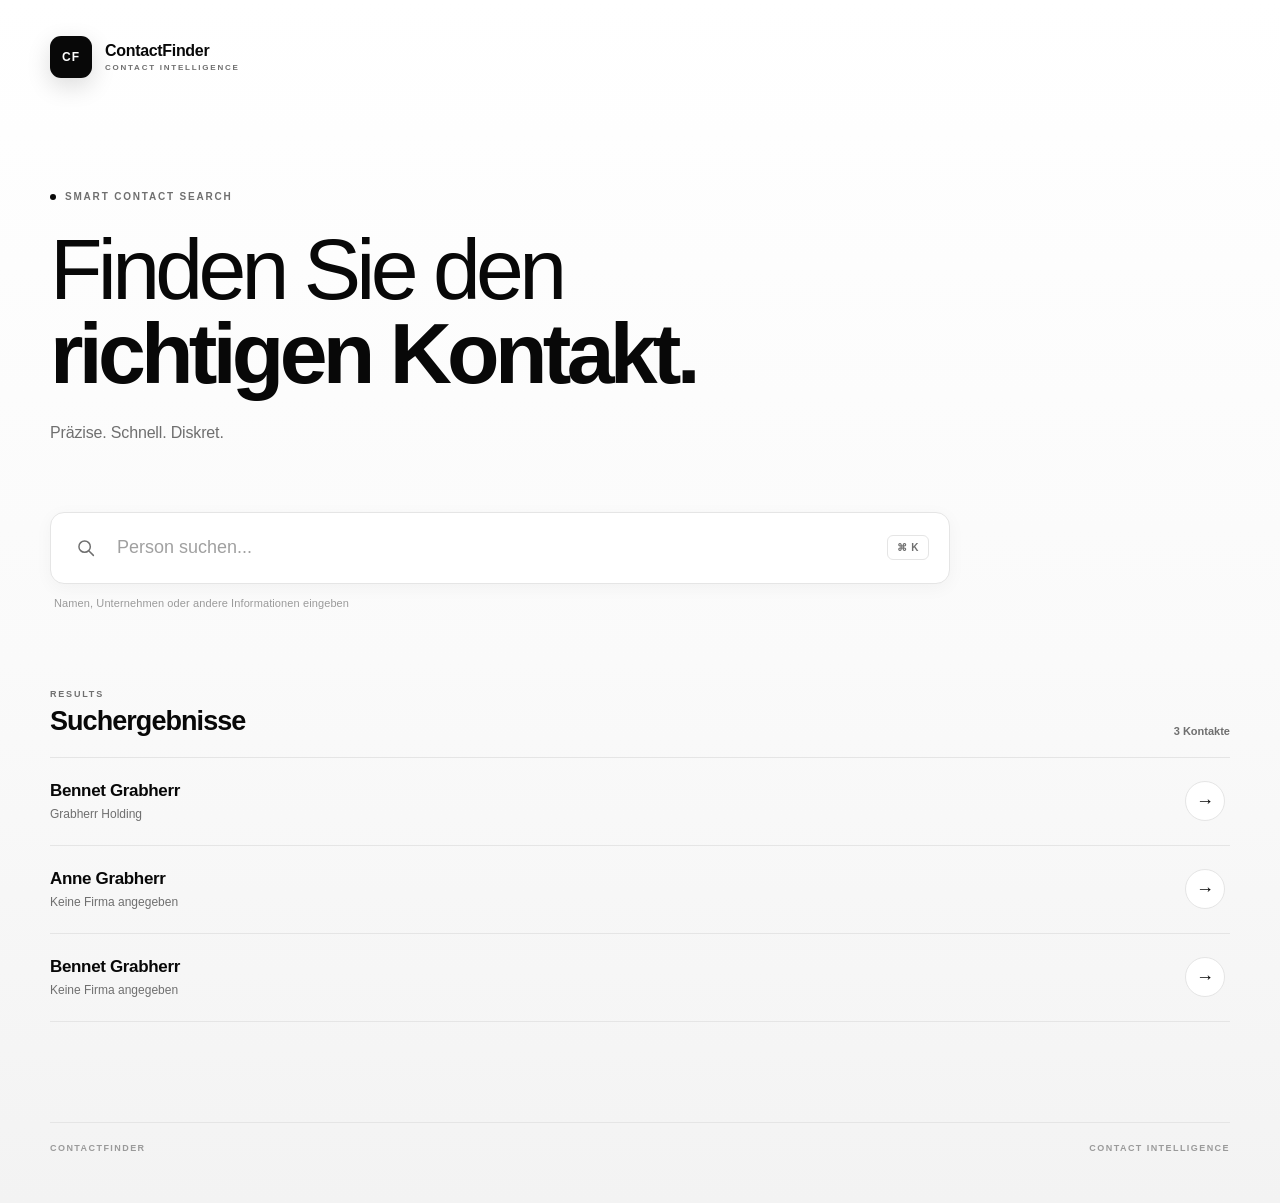
<file: index.html>
<!DOCTYPE html>
<html lang="de">

<head>
    <meta charset="UTF-8">

    <meta
        name="viewport"
        content="width=device-width, initial-scale=1.0"
    >

    <meta
        name="description"
        content="ContactFinder – Kontakte präzise und elegant finden."
    >

    <meta
        name="theme-color"
        content="#080808"
    >

    <title>ContactFinder</title>

    <link
        rel="stylesheet"
        href="style.css"
    >
</head>

<body>

    <main class="app">

        <!-- =================================================
             HEADER
             ================================================= -->

        <header class="header">

            <div class="brand">

                <div
                    class="brand-mark"
                    aria-hidden="true"
                >
                    CF
                </div>

                <div class="brand-text">

                    <span class="brand-name">
                        ContactFinder
                    </span>

                    <span class="brand-subtitle">
                        CONTACT INTELLIGENCE
                    </span>

                </div>

            </div>

        </header>


        <!-- =================================================
             HERO
             ================================================= -->

        <section class="hero">

            <div class="hero-label">

                <span aria-hidden="true"></span>

                SMART CONTACT SEARCH

            </div>

            <h1>
                Finden Sie den<br>
                <strong>richtigen Kontakt.</strong>
            </h1>

            <p>
                Präzise. Schnell. Diskret.
            </p>

        </section>


        <!-- =================================================
             SUCHE
             ================================================= -->

        <section
            class="search-section"
            aria-label="Kontaktsuche"
        >

            <div class="search-container">

                <div
                    class="search-icon"
                    aria-hidden="true"
                >

                    <svg
                        viewBox="0 0 24 24"
                    >

                        <circle
                            cx="11"
                            cy="11"
                            r="6.5"
                        ></circle>

                        <line
                            x1="16"
                            y1="16"
                            x2="21"
                            y2="21"
                        ></line>

                    </svg>

                </div>


                <input
                    id="search"
                    type="search"
                    placeholder="Person suchen..."
                    autocomplete="off"
                    autocorrect="off"
                    autocapitalize="off"
                    spellcheck="false"
                    aria-label="Person suchen"
                >


                <div
                    class="search-command"
                    aria-hidden="true"
                >
                    ⌘ K
                </div>

            </div>


            <div class="search-hint">

                Namen, Unternehmen oder andere Informationen eingeben

            </div>

        </section>


        <!-- =================================================
             ERGEBNISSE
             ================================================= -->

        <section
            class="results-section"
            aria-label="Suchergebnisse"
        >

            <div class="section-header">

                <div>

                    <span class="section-label">
                        RESULTS
                    </span>

                    <h2>
                        Suchergebnisse
                    </h2>

                </div>


                <div
                    id="resultCount"
                    class="result-count"
                    aria-live="polite"
                >
                    0 Kontakte
                </div>

            </div>


            <div
                id="results"
                class="results"
                aria-live="polite"
            ></div>

        </section>


        <!-- =================================================
             FOOTER
             ================================================= -->

        <footer class="footer">

            <span>
                CONTACTFINDER
            </span>

            <span>
                CONTACT INTELLIGENCE
            </span>

        </footer>

    </main>


    <!-- NUR DIESE EINE JAVASCRIPT-DATEI -->

    <script src="app.js"></script>

</body>

</html>
</file>
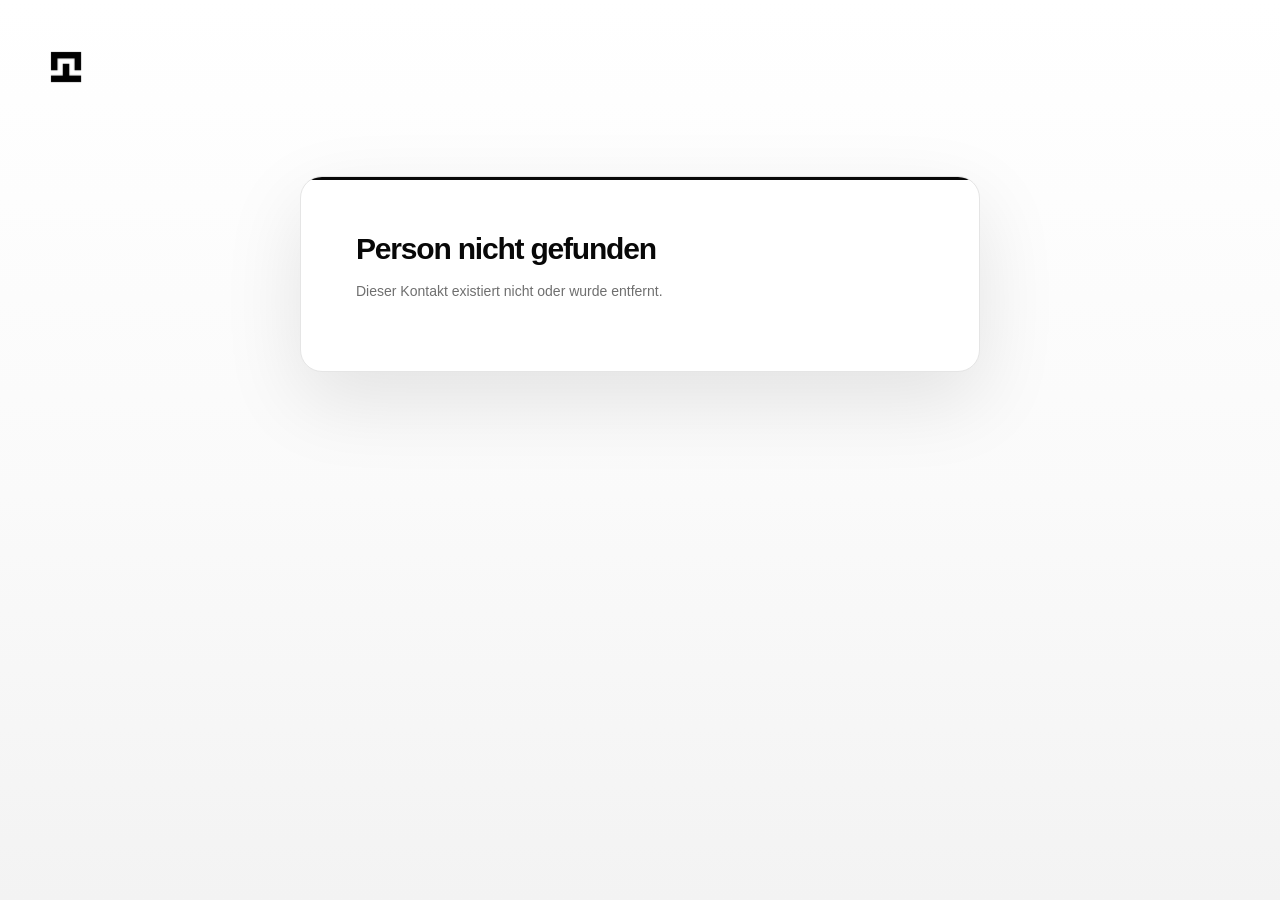
<file: person.html>
<!DOCTYPE html>
<html lang="de">

<head>

    <meta charset="UTF-8">

    <meta
        name="viewport"
        content="width=device-width, initial-scale=1.0"
    >

    <meta
        name="description"
        content="GH Contacts"
    >

    <meta
        name="theme-color"
        content="#080808"
    >

    <title>
        GH Contacts
    </title>

    <link
        rel="stylesheet"
        href="style.css"
    >

</head>


<body>

    <main class="app profile-page">


<header class="header profile-header">

    <img
        src="IMG_1569.png"
        alt="GH Contacts"
        class="profile-logo"
    >

</header>

        <!-- =================================================
             PROFIL
             ================================================= -->

        <section
            id="profile"
            class="profile"
            aria-label="Kontaktprofil"
        >

            <!-- app.js lädt hier das Profil -->

        </section>


    </main>


    <!-- AUCH HIER NUR DIE EINE DATEI -->

    <script src="app.js"></script>

</body>

</html>
</file>
<file: style.css>
/* =========================================================
   CONTACTFINDER
   GLOBAL DESIGN
   ========================================================= */

:root {

    --black: #080808;
    --black-soft: #111111;
    --black-light: #181818;

    --white: #ffffff;
    --white-soft: #fafafa;
    --white-gray: #f5f5f5;

    --silver: #a1a1a1;
    --silver-dark: #6f6f6f;

    --line: #e5e5e5;
    --line-dark: #d5d5d5;

    --shadow-small:
        0 4px 18px rgba(0, 0, 0, 0.04);

    --shadow-medium:
        0 14px 45px rgba(0, 0, 0, 0.07);

    --shadow-large:
        0 28px 80px rgba(0, 0, 0, 0.10);

    --radius-small: 9px;
    --radius-medium: 14px;
    --radius-large: 22px;

    --transition:
        220ms cubic-bezier(0.22, 1, 0.36, 1);
}


/* =========================================================
   RESET
   ========================================================= */

* {
    box-sizing: border-box;
}


html {
    min-height: 100%;
}


body {

    margin: 0;

    min-height: 100vh;

    background:
        linear-gradient(
            180deg,
            #ffffff 0%,
            #fafafa 55%,
            #f3f3f3 100%
        );

    color: var(--black);

    font-family:
        -apple-system,
        BlinkMacSystemFont,
        "SF Pro Display",
        "SF Pro Text",
        "Helvetica Neue",
        Arial,
        sans-serif;

    -webkit-font-smoothing: antialiased;
    text-rendering: optimizeLegibility;
}


button,
input {
    font: inherit;
}


a {
    color: inherit;
}


/* =========================================================
   APP
   ========================================================= */

.app {

    width: min(1180px, calc(100% - 48px));

    margin: 0 auto;

    min-height: 100vh;

    padding:
        28px 0
        50px;
}


/* =========================================================
   HEADER
   ========================================================= */
/* =========================================================
   PERSON.HTML – BILD / LOGO
   ========================================================= */

.profile-header {
    justify-content: flex-start;
    align-items: flex-start;
    padding-top: 20px;
}

.profile-logo {
    display: block;
    width: 90px;
    height: auto;
    max-width: 90px;
    max-height: 32px;
    object-fit: contain;
    object-position: left top;
}
.header {

    display: flex;

    align-items: center;

    justify-content: space-between;

    min-height: 58px;
}


.brand {

    display: flex;

    align-items: center;

    gap: 13px;
}


.brand-mark {

    width: 42px;
    height: 42px;

    display: flex;

    align-items: center;
    justify-content: center;

    border-radius: 11px;

    background: var(--black);

    color: var(--white);

    font-size: 12px;

    font-weight: 700;

    letter-spacing: 0.08em;

    box-shadow:
        0 8px 24px rgba(0, 0, 0, 0.14);
}


.brand-text {

    display: flex;

    flex-direction: column;

    gap: 3px;
}


.brand-name {

    font-size: 16px;

    font-weight: 650;

    letter-spacing: -0.02em;
}


.brand-subtitle {

    font-size: 8px;

    font-weight: 700;

    color: var(--silver-dark);

    letter-spacing: 0.22em;
}


/* =========================================================
   HERO
   ========================================================= */

.hero {

    padding-top: 105px;

    max-width: 850px;
}


.hero-label {

    display: flex;

    align-items: center;

    gap: 9px;

    margin-bottom: 25px;

    color: var(--silver-dark);

    font-size: 10px;

    font-weight: 750;

    letter-spacing: 0.18em;
}


.hero-label span {

    width: 6px;
    height: 6px;

    border-radius: 50%;

    background: var(--black);
}


.hero h1 {

    margin: 0;

    font-size: clamp(46px, 7vw, 86px);

    line-height: 0.98;

    font-weight: 350;

    letter-spacing: -0.055em;
}


.hero h1 strong {

    font-weight: 700;
}


.hero p {

    margin: 28px 0 0;

    color: var(--silver-dark);

    font-size: 16px;

    letter-spacing: -0.01em;
}


/* =========================================================
   SEARCH
   ========================================================= */

.search-section {

    margin-top: 70px;

    max-width: 900px;
}


.search-container {

    position: relative;

    display: flex;

    align-items: center;

    width: 100%;

    min-height: 72px;

    background: var(--white);

    border: 1px solid var(--line);

    border-radius: var(--radius-medium);

    box-shadow: var(--shadow-small);

    transition:
        border-color var(--transition),
        box-shadow var(--transition),
        transform var(--transition);
}


.search-container:focus-within {

    border-color: #bcbcbc;

    box-shadow: var(--shadow-medium);

    transform: translateY(-1px);
}


.search-icon {

    width: 24px;

    margin-left: 24px;

    color: var(--silver-dark);
}


.search-icon svg {

    display: block;

    width: 21px;
    height: 21px;

    fill: none;

    stroke: currentColor;

    stroke-width: 1.7;

    stroke-linecap: round;
}


#search {

    flex: 1;

    min-width: 0;

    height: 70px;

    padding:
        0 18px;

    border: 0;

    outline: none;

    background: transparent;

    color: var(--black);

    font-size: 18px;

    font-weight: 450;
}


#search::placeholder {

    color: #a0a0a0;
}


.search-command {

    margin-right: 20px;

    padding:
        6px 9px;

    border: 1px solid var(--line);

    border-radius: 6px;

    color: var(--silver-dark);

    font-size: 10px;

    font-weight: 650;

    letter-spacing: 0.06em;

    white-space: nowrap;
}


.search-hint {

    margin-top: 13px;

    padding-left: 4px;

    color: #9a9a9a;

    font-size: 11px;

    letter-spacing: 0.01em;
}


/* =========================================================
   RESULTS
   ========================================================= */

.results-section {

    margin-top: 80px;
}


.section-header {

    display: flex;

    align-items: flex-end;

    justify-content: space-between;

    gap: 30px;

    padding-bottom: 20px;

    border-bottom: 1px solid var(--line);
}


.section-label {

    display: block;

    margin-bottom: 7px;

    color: var(--silver-dark);

    font-size: 9px;

    font-weight: 750;

    letter-spacing: 0.2em;
}


.section-header h2 {

    margin: 0;

    font-size: 27px;

    font-weight: 650;

    letter-spacing: -0.035em;
}


.result-count {

    color: var(--silver-dark);

    font-size: 11px;

    font-weight: 600;

    white-space: nowrap;
}


.results {

    display: flex;

    flex-direction: column;
}


/* =========================================================
   RESULT CARD
   ========================================================= */

.result-card {

    display: flex;

    align-items: center;

    justify-content: space-between;

    gap: 20px;

    min-height: 88px;

    padding:
        18px 5px 18px 0;

    border-bottom: 1px solid var(--line);

    transition:
        padding var(--transition),
        transform var(--transition);
}


.result-card:hover {

    padding-left: 8px;
    padding-right: 8px;
}


.result-card-name {

    font-size: 17px;

    font-weight: 650;

    letter-spacing: -0.02em;
}


.result-card-info {

    margin-top: 6px;

    color: var(--silver-dark);

    font-size: 12px;
}


.result-card-arrow {

    width: 40px;
    height: 40px;

    display: flex;

    align-items: center;
    justify-content: center;

    flex-shrink: 0;

    border: 1px solid var(--line);

    border-radius: 50%;

    background: var(--white);

    color: var(--black);

    text-decoration: none;

    font-size: 18px;

    transition:
        background var(--transition),
        color var(--transition),
        border-color var(--transition),
        transform var(--transition);
}


.result-card-arrow:hover {

    background: var(--black);

    border-color: var(--black);

    color: var(--white);

    transform: translateX(3px);
}


/* =========================================================
   EMPTY STATE
   ========================================================= */

.empty-state {

    padding:
        70px 20px;

    text-align: center;

    border-bottom: 1px solid var(--line);
}


.empty-icon {

    width: 48px;
    height: 48px;

    margin: 0 auto 18px;

    display: flex;

    align-items: center;
    justify-content: center;

    border: 1px solid var(--line);

    border-radius: 50%;

    color: var(--silver-dark);
}


.empty-icon svg {

    width: 20px;
    height: 20px;

    fill: none;

    stroke: currentColor;

    stroke-width: 1.5;

    stroke-linecap: round;
}


.empty-state h3 {

    margin: 0;

    font-size: 16px;
}


.empty-state p {

    margin: 8px 0 0;

    color: var(--silver-dark);

    font-size: 12px;
}


/* =========================================================
   PROFILE PAGE
   ========================================================= */

.profile-page {

    min-height: 100vh;
}


.profile {

    width: 100%;

    display: flex;

    justify-content: center;

    padding:
        90px 0 80px;
}


/* =========================================================
   PROFILE CARD
   ========================================================= */

.profile .card {

    position: relative;

    width: min(680px, 100%);

    padding: 55px;

    background: var(--white);

    border: 1px solid var(--line);

    border-radius: var(--radius-large);

    box-shadow: var(--shadow-large);

    overflow: hidden;
}


.profile .card::before {

    content: "";

    position: absolute;

    top: 0;
    left: 0;
    right: 0;

    height: 3px;

    background: var(--black);
}


/* =========================================================
   PROFILE IDENTITY
   ========================================================= */

.profile-identity {

    display: flex;

    align-items: center;

    gap: 22px;

    padding-bottom: 36px;

    border-bottom: 1px solid var(--line);
}


.profile-avatar {

    width: 76px;
    height: 76px;

    display: flex;

    align-items: center;
    justify-content: center;

    flex-shrink: 0;

    border-radius: 20px;

    background: var(--black);

    color: var(--white);

    font-size: 21px;

    font-weight: 700;

    letter-spacing: 0.04em;
}


.profile-heading h1 {

    margin: 0;

    font-size: clamp(34px, 5vw, 50px);

    line-height: 1;

    font-weight: 700;

    letter-spacing: -0.055em;
}


.profile-heading h3 {

    margin: 9px 0 0;

    color: var(--silver-dark);

    font-size: 14px;

    font-weight: 500;
}


/* =========================================================
   PROFILE INFORMATION
   ========================================================= */

.profile-information {

    padding-top: 8px;
}


.profile-info-row {

    display: grid;

    grid-template-columns:
        125px minmax(0, 1fr);

    gap: 20px;

    padding:
        19px 0;

    border-bottom: 1px solid var(--line);
}


.profile-info-label {

    color: #999999;

    font-size: 10px;

    font-weight: 750;

    letter-spacing: 0.12em;

    text-transform: uppercase;
}


.profile-info-value {

    min-width: 0;

    color: var(--black);

    font-size: 14px;

    font-weight: 500;

    line-height: 1.5;

    overflow-wrap: anywhere;
}


.profile-link {

    text-decoration: none;

    transition: color var(--transition);
}


.profile-link:hover {

    color: var(--silver-dark);

    text-decoration: underline;

    text-underline-offset: 3px;
}


/* =========================================================
   PROFILE ACTION
   ========================================================= */

.profile-actions {

    padding-top: 34px;
}


.save-contact-button {

    width: 100%;

    min-height: 60px;

    display: flex;

    align-items: center;

    justify-content: center;

    gap: 12px;

    border: 1px solid var(--black);

    border-radius: 11px;

    background: var(--black);

    color: var(--white);

    cursor: pointer;

    font-size: 11px;

    font-weight: 750;

    letter-spacing: 0.14em;

    transition:
        background var(--transition),
        color var(--transition),
        transform var(--transition),
        box-shadow var(--transition);
}


.save-contact-button:hover {

    background: var(--white);

    color: var(--black);

    box-shadow: var(--shadow-medium);

    transform: translateY(-2px);
}


.save-contact-button:active {

    transform: translateY(0);
}


.save-contact-button.saved {

    background: #ffffff;

    color: #111111;

    border-color: #111111;
}


.save-contact-icon {

    width: 20px;
    height: 20px;

    display: flex;

    align-items: center;
    justify-content: center;
}


.save-contact-icon svg {

    width: 19px;
    height: 19px;

    fill: none;

    stroke: currentColor;

    stroke-width: 1.5;

    stroke-linecap: round;

    stroke-linejoin: round;
}


.save-contact-status {

    min-height: 18px;

    padding-top: 10px;

    color: var(--silver-dark);

    font-size: 11px;

    text-align: center;

    opacity: 0;

    transition: opacity var(--transition);
}


.save-contact-status.visible {

    opacity: 1;
}


/* =========================================================
   ERROR / NOT FOUND
   ========================================================= */

.profile .card h2 {

    margin: 0;

    font-size: 30px;

    letter-spacing: -0.04em;
}


.profile .card > p {

    color: var(--silver-dark);

    font-size: 14px;

    line-height: 1.6;
}


/* =========================================================
   FOOTER
   ========================================================= */

.footer {

    display: flex;

    justify-content: space-between;

    gap: 20px;

    margin-top: 100px;

    padding-top: 20px;

    border-top: 1px solid var(--line);

    color: #9a9a9a;

    font-size: 9px;

    font-weight: 700;

    letter-spacing: 0.16em;
}


/* =========================================================
   FOCUS
   ========================================================= */

button:focus-visible,
a:focus-visible,
input:focus-visible {

    outline: 2px solid var(--black);

    outline-offset: 4px;
}


/* =========================================================
   SELECTION
   ========================================================= */

::selection {

    background: var(--black);

    color: var(--white);
}


/* =========================================================
   SCROLLBAR
   ========================================================= */

::-webkit-scrollbar {

    width: 8px;
}


::-webkit-scrollbar-track {

    background: #f5f5f5;
}


::-webkit-scrollbar-thumb {

    background: #c9c9c9;

    border-radius: 10px;
}


::-webkit-scrollbar-thumb:hover {

    background: #999999;
}


/* =========================================================
   RESPONSIVE
   ========================================================= */

@media (max-width: 700px) {

    .app {

        width: min(
            100% - 30px,
            1180px
        );

        padding-top: 20px;
    }


    .hero {

        padding-top: 75px;
    }


    .hero h1 {

        font-size: clamp(
            42px,
            13vw,
            65px
        );
    }


    .search-section {

        margin-top: 50px;
    }


    .search-command {

        display: none;
    }


    .search-container {

        min-height: 64px;
    }


    #search {

        height: 62px;

        font-size: 16px;
    }


    .results-section {

        margin-top: 60px;
    }


    .profile {

        padding-top: 65px;
    }


    .profile .card {

        padding: 32px 24px;

        border-radius: 18px;
    }


    .profile-identity {

        align-items: flex-start;

        gap: 16px;
    }


    .profile-avatar {

        width: 62px;
        height: 62px;

        border-radius: 16px;

        font-size: 17px;
    }


    .profile-heading h1 {

        font-size: 34px;
    }


    .profile-info-row {

        grid-template-columns: 1fr;

        gap: 6px;
    }


    .footer {

        margin-top: 70px;

        flex-direction: column;

        gap: 8px;
    }
}


@media (max-width: 420px) {

    .app {

        width: calc(100% - 24px);
    }


    .brand-mark {

        width: 38px;
        height: 38px;
    }


    .brand-name {

        font-size: 14px;
    }


    .brand-subtitle {

        font-size: 7px;
    }


    .hero {

        padding-top: 60px;
    }


    .hero h1 {

        font-size: 41px;
    }


    .hero p {

        font-size: 14px;
    }


    .profile {

        padding-top: 50px;
    }


    .profile .card {

        padding: 28px 20px;
    }


    .profile-identity {

        flex-direction: column;
    }


    .profile-heading h1 {

        font-size: 31px;
    }
}
</file>
